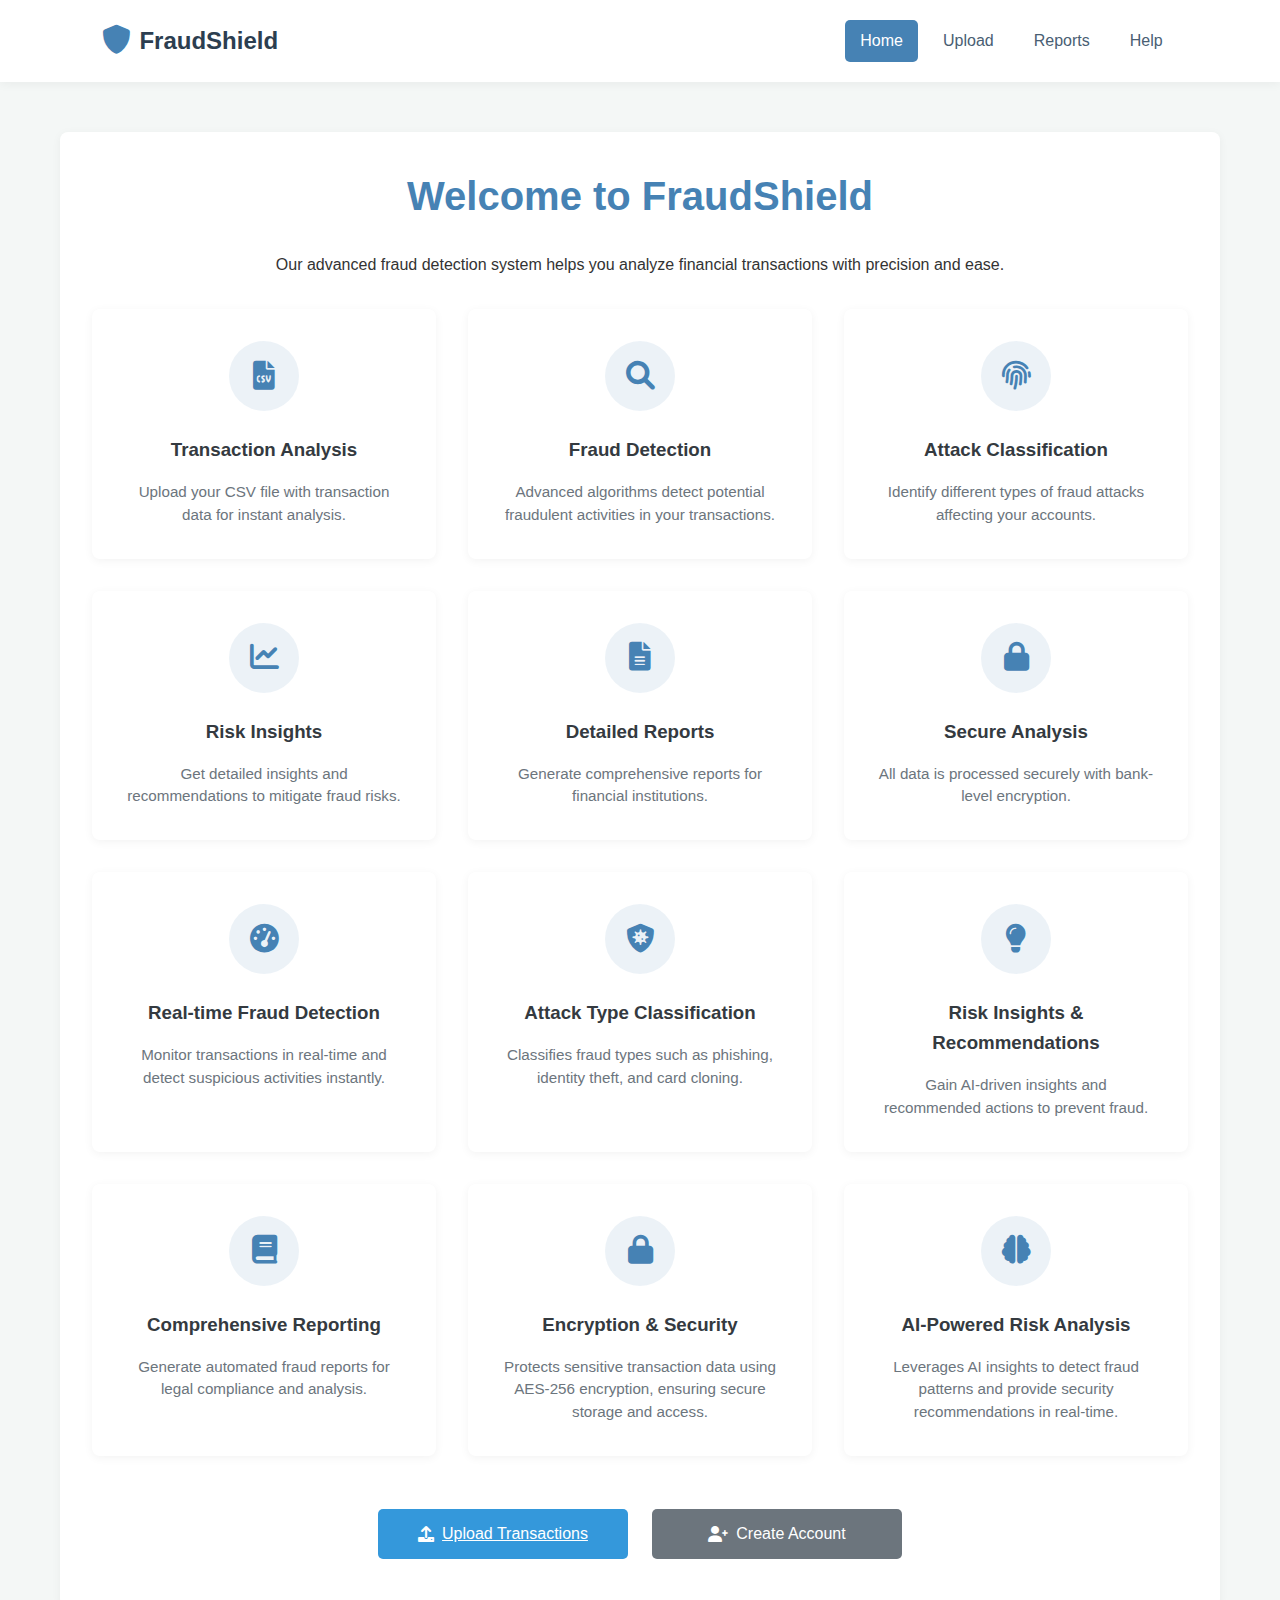
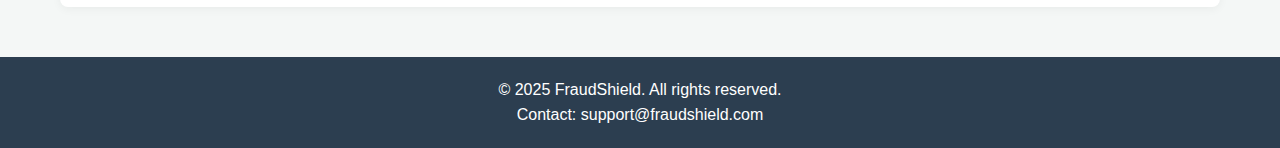
<file: index.html>
<!DOCTYPE html>
<html lang="en">
<head>
    <meta charset="UTF-8">
    <meta name="viewport" content="width=device-width, initial-scale=1.0">
    <title>FraudShield | Credit Card Fraud Detection</title>
    <link rel="stylesheet" href="https://cdnjs.cloudflare.com/ajax/libs/font-awesome/6.0.0/css/all.min.css">
    <link rel="stylesheet" href="styles.css">
</head>
<body>
    <nav class="main-nav">
        <div>
            <div class="nav-logo">
                <i class="fas fa-shield-alt"></i>
                <a href="index.html">FraudShield</a>
            </div>
            <div class="nav-buttons">
                <a href="index.html" class="nav-button active">Home</a>
                <a href="upload.html" class="nav-button">Upload</a>
                <a href="reports.html" class="nav-button">Reports</a>
                <a href="help.html" class="nav-button">Help</a>
            </div>
        </div>
    </nav>

    <div class="container">
        <section id="home">
            <h1>Welcome to FraudShield</h1>
            <p style="align-items: center; text-align: center; justify-content: center;">Our advanced fraud detection system helps you analyze financial transactions with precision and ease.</p>
            <div class="features-grid">
                <!-- Feature Cards -->
                <div class="feature-card">
                    <div class="feature-icon">
                        <i class="fas fa-file-csv"></i>
                    </div>
                    <h3>Transaction Analysis</h3>
                    <p>Upload your CSV file with transaction data for instant analysis.</p>
                </div>
                
                <div class="feature-card">
                    <div class="feature-icon">
                        <i class="fas fa-search"></i>
                    </div>
                    <h3>Fraud Detection</h3>
                    <p>Advanced algorithms detect potential fraudulent activities in your transactions.</p>
                </div>
                
                <div class="feature-card">
                    <div class="feature-icon">
                        <i class="fas fa-fingerprint"></i>
                    </div>
                    <h3>Attack Classification</h3>
                    <p>Identify different types of fraud attacks affecting your accounts.</p>
                </div>
                
                <div class="feature-card">
                    <div class="feature-icon">
                        <i class="fas fa-chart-line"></i>
                    </div>
                    <h3>Risk Insights</h3>
                    <p>Get detailed insights and recommendations to mitigate fraud risks.</p>
                </div>
                
                <div class="feature-card">
                    <div class="feature-icon">
                        <i class="fas fa-file-alt"></i>
                    </div>
                    <h3>Detailed Reports</h3>
                    <p>Generate comprehensive reports for financial institutions.</p>
                </div>
                
                <div class="feature-card">
                    <div class="feature-icon">
                        <i class="fas fa-lock"></i>
                    </div>
                    <h3>Secure Analysis</h3>
                    <p>All data is processed securely with bank-level encryption.</p>
                </div>

                <!-- Newly Added Advanced Features -->
                <div class="feature-card">
                    <div class="feature-icon">
                        <i class="fas fa-tachometer-alt"></i>
                    </div>
                    <h3>Real-time Fraud Detection</h3>
                    <p>Monitor transactions in real-time and detect suspicious activities instantly.</p>
                </div>

                <div class="feature-card">
                    <div class="feature-icon">
                        <i class="fas fa-shield-virus"></i>
                    </div>
                    <h3>Attack Type Classification</h3>
                    <p>Classifies fraud types such as phishing, identity theft, and card cloning.</p>
                </div>

                <div class="feature-card">
                    <div class="feature-icon">
                        <i class="fas fa-lightbulb"></i>
                    </div>
                    <h3>Risk Insights & Recommendations</h3>
                    <p>Gain AI-driven insights and recommended actions to prevent fraud.</p>
                </div>

                <div class="feature-card">
                    <div class="feature-icon">
                        <i class="fas fa-book"></i>
                    </div>
                    <h3>Comprehensive Reporting</h3>
                    <p>Generate automated fraud reports for legal compliance and analysis.</p>
                </div>
                <div class="feature-card">
                    <div class="feature-icon">
                        <i class="fas fa-lock"></i>
                    </div>
                    <h3>Encryption & Security</h3>
                    <p>Protects sensitive transaction data using AES-256 encryption, ensuring secure storage and access.</p>
                </div>
                
                <div class="feature-card">
                    <div class="feature-icon">
                        <i class="fas fa-brain"></i>
                    </div>
                    <h3>AI-Powered Risk Analysis</h3>
                    <p>Leverages AI insights to detect fraud patterns and provide security recommendations in real-time.</p>
                </div>
                
            </div>

            <div class="cta-container">
                <a href="upload.html" class="btn-primary">
                    <i class="fas fa-upload"></i> Upload Transactions
                </a>
                <a href="signup.html" class="btn-secondary">
                    <i class="fas fa-user-plus"></i> Create Account
                </a>
            </div>
        </section>
    </div>

    <footer>
        <p>&copy; 2025 FraudShield. All rights reserved.</p>
        <p>Contact: support@fraudshield.com</p>
    </footer>
    
    <script src="main.js"></script>
</body>
</html>
</file>
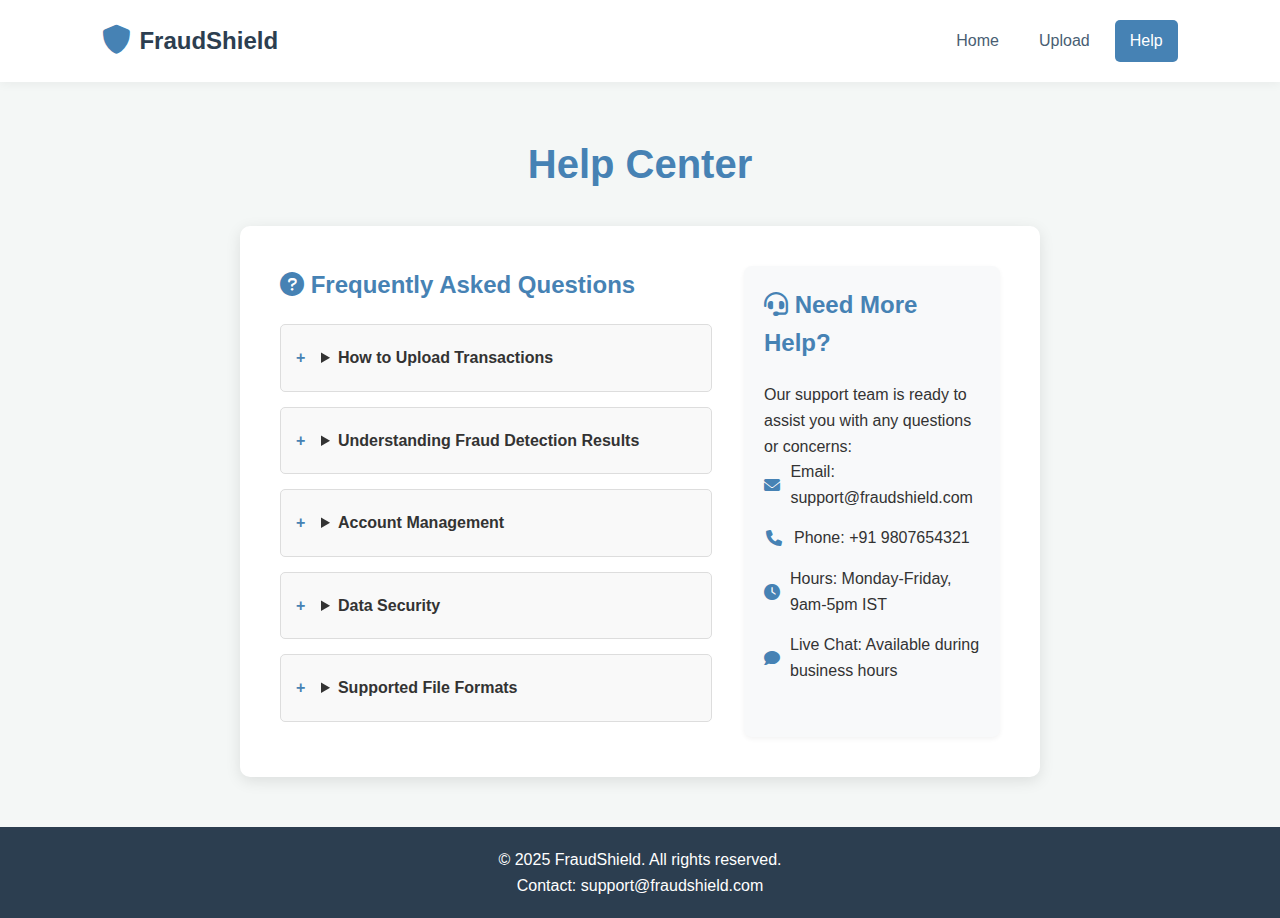
<file: help.html>
<!DOCTYPE html>
<html lang="en">
<head>
    <meta charset="UTF-8">
    <meta name="viewport" content="width=device-width, initial-scale=1.0">
    <title>FraudShield | Help Center</title>
    <link rel="stylesheet" href="https://cdnjs.cloudflare.com/ajax/libs/font-awesome/6.0.0/css/all.min.css">
    <link rel="stylesheet" href="styles.css">
</head>
<body>
    <nav class="main-nav">
        <div>
            <div class="nav-logo">
                <i class="fas fa-shield-alt"></i>
                <a href="index.html">FraudShield</a>
            </div>
            <div class="nav-buttons">
                <a href="index.html" class="nav-button">Home</a>
                <a href="upload.html" class="nav-button">Upload</a>
                <a href="help.html" class="nav-button active">Help</a>
            </div>
        </div>
    </nav>

    <div class="container">
        <section id="help">
            <h1>Help Center</h1>
            <div class="help-content">
                <div class="help-section">
                    <h2><i class="fas fa-question-circle"></i> Frequently Asked Questions</h2>
                    <details>
                        <summary>How to Upload Transactions</summary>
                        <p>Navigate to the Upload page, select your CSV file, and click 'Upload and Detect'. You'll need to be logged in to access the upload functionality.</p>
                    </details>
                    <details>
                        <summary>Understanding Fraud Detection Results</summary>
                        <p>Results include total transactions, fraudulent transactions, and an anomaly score for suspicious activities. Our algorithm flags transactions based on multiple factors including unusual amounts, locations, and spending patterns.</p>
                    </details>
                    <details>
                        <summary>Account Management</summary>
                        <p>Create an account to save and track your fraud detection history. All your uploaded files and analysis reports will be securely stored and accessible from your account dashboard.</p>
                    </details>
                    <details>
                        <summary>Data Security</summary>
                        <p>We take your data security seriously. All uploaded files are encrypted, and we never share your transaction data with third parties. Your financial information remains private and protected.</p>
                    </details>
                    <details>
                        <summary>Supported File Formats</summary>
                        <p>Currently, FraudShield supports CSV files only. Your file should contain transaction date, amount, and merchant information for best results. Maximum file size is 10MB.</p>
                    </details>
                </div>

                <div class="contact-section">
                    <h2><i class="fas fa-headset"></i> Need More Help?</h2>
                    <p>Our support team is ready to assist you with any questions or concerns:</p>
                    <ul>
                        <li><i class="fas fa-envelope"></i> Email: support@fraudshield.com</li>
                        <li><i class="fas fa-phone"></i> Phone: +91 9807654321</li>
                        <li><i class="fas fa-clock"></i> Hours: Monday-Friday, 9am-5pm IST</li>
                        <li><i class="fas fa-comment"></i> Live Chat: Available during business hours</li>
                    </ul>
                </div>
            </div>
        </section>
    </div>

    <footer>
        <p>&copy; 2025 FraudShield. All rights reserved.</p>
        <p>Contact: support@fraudshield.com</p>
    </footer>
    
    <script src="main.js"></script>
</body>
</html>
</file>
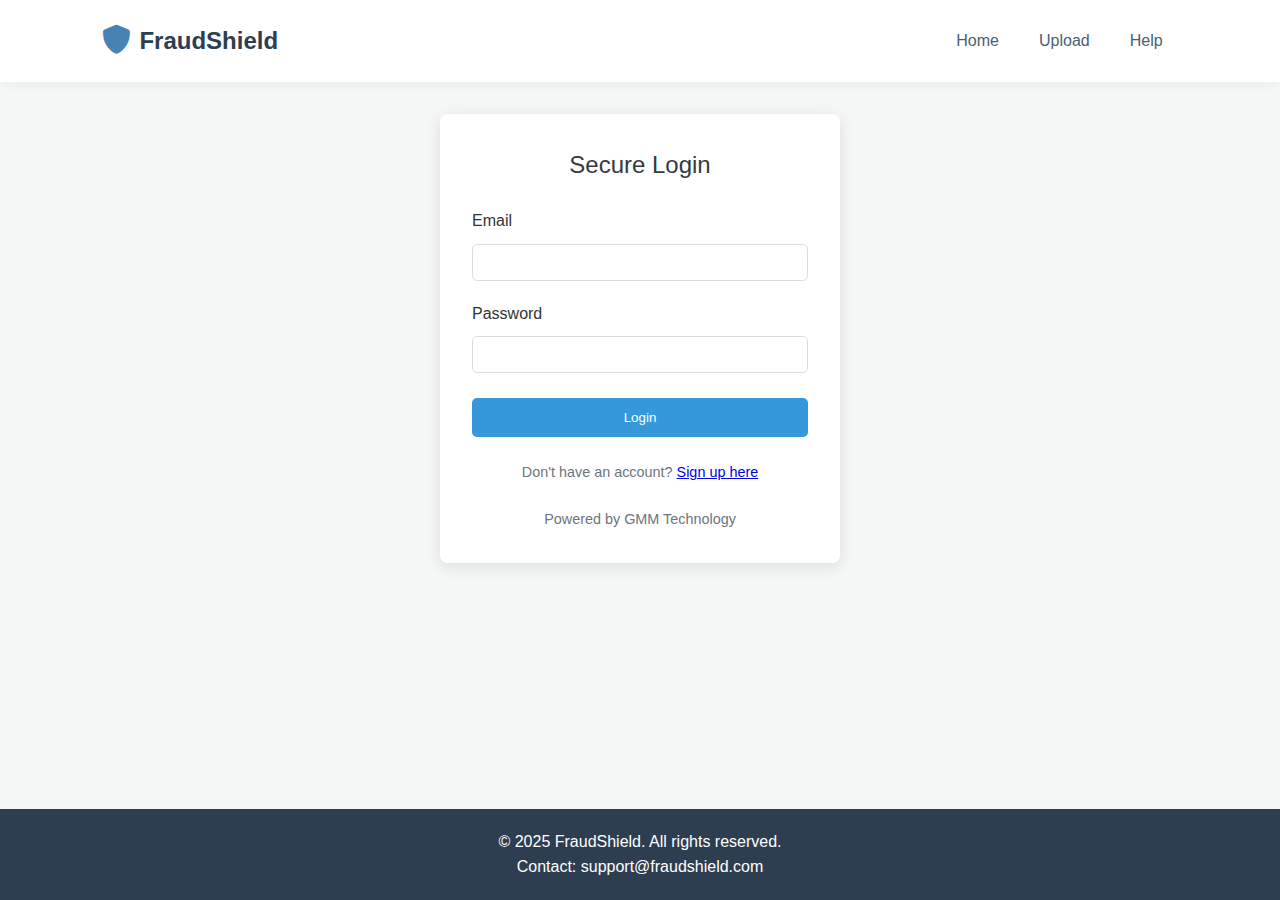
<file: login.html>
<!DOCTYPE html>
<html lang="en">
<head>
    <meta charset="UTF-8">
    <meta name="viewport" content="width=device-width, initial-scale=1.0">
    <title>FraudShield | Login</title>
    <link rel="stylesheet" href="https://cdnjs.cloudflare.com/ajax/libs/font-awesome/6.0.0/css/all.min.css">
    <link rel="stylesheet" href="styles.css">
</head>
<body>
    <nav class="main-nav">
        <div>
            <div class="nav-logo">
                <i class="fas fa-shield-alt"></i>
                <a href="index.html">FraudShield</a>
            </div>
            <div class="nav-buttons">
                <a href="index.html" class="nav-button">Home</a>
                <a href="upload.html" class="nav-button">Upload</a>
                <a href="help.html" class="nav-button">Help</a>
            </div>
        </div>
    </nav>

    <div class="auth-container">
        <div class="auth-card">
            <h2>Secure Login</h2>
            <form id="login-form">
                <div class="form-group">
                    <label for="email">Email</label>
                    <input type="email" id="email" required>
                </div>
                <div class="form-group">
                    <label for="password">Password</label>
                    <input type="password" id="password" required>
                </div>
                <button type="submit" class="btn-primary">Login</button>
            </form>
            
            <!-- OTP Verification Section (Initially Hidden) -->
            <div id="otp-container" style="display: none;">
                <h3>Two-Factor Authentication</h3>
                <p>A verification code has been sent to your email address. Please enter it below to complete login.</p>
                <form id="otp-form">
                    <div class="form-group">
                        <label for="otp-input">Enter OTP</label>
                        <input type="text" id="otp-input" placeholder="6-digit code" maxlength="6" required>
                    </div>
                    <button type="submit" class="btn-primary">Verify OTP</button>
                </form>
            </div>
            
            <p class="auth-footer">Don't have an account? <a href="signup.html">Sign up here</a></p>
            <p class="auth-footer">Powered by GMM Technology</p>
        </div>
    </div>
    
    <footer>
        <p>&copy; 2025 FraudShield. All rights reserved.</p>
        <p>Contact: support@fraudshield.com</p>
    </footer>
    
    <script src="main.js"></script>
</body>
</html>
</file>
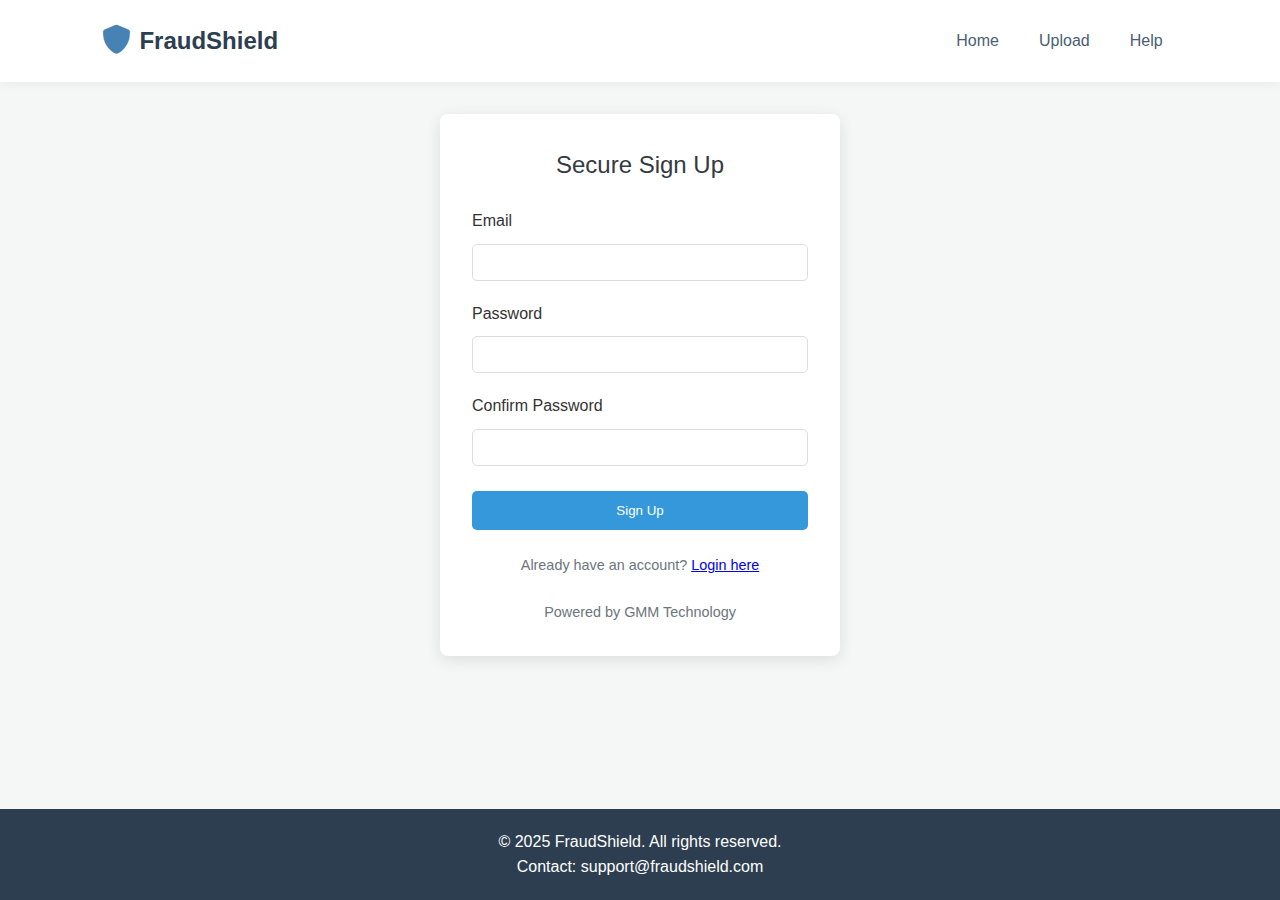
<file: signup.html>
<!DOCTYPE html>
<html lang="en">
<head>
    <meta charset="UTF-8">
    <meta name="viewport" content="width=device-width, initial-scale=1.0">
    <title>FraudShield | Sign Up</title>
    <link rel="stylesheet" href="https://cdnjs.cloudflare.com/ajax/libs/font-awesome/6.0.0/css/all.min.css">
    <link rel="stylesheet" href="styles.css">
</head>
<body>
    <nav class="main-nav">
        <div>
            <div class="nav-logo">
                <i class="fas fa-shield-alt"></i>
                <a href="index.html">FraudShield</a>
            </div>
            <div class="nav-buttons">
                <a href="index.html" class="nav-button">Home</a>
                <a href="upload.html" class="nav-button">Upload</a>
                <a href="help.html" class="nav-button">Help</a>
            </div>
        </div>
    </nav>

    <div class="auth-container">
        <div class="auth-card">
            <h2>Secure Sign Up</h2>
            <form id="signup-form">
                <div class="form-group">
                    <label for="email">Email</label>
                    <input type="email" id="email" required>
                </div>
                <div class="form-group">
                    <label for="password">Password</label>
                    <input type="password" id="password" required>
                </div>
                <div class="form-group">
                    <label for="confirm-password">Confirm Password</label>
                    <input type="password" id="confirm-password" required>
                </div>
                <button type="submit" class="btn-primary">Sign Up</button>
            </form>
            <p class="auth-footer">Already have an account? <a href="login.html">Login here</a></p>
            <p class="auth-footer">Powered by GMM Technology</p>
        </div>
    </div>
    
    <footer>
        <p>&copy; 2025 FraudShield. All rights reserved.</p>
        <p>Contact: support@fraudshield.com</p>
    </footer>
    
    <script src="main.js"></script>
</body>
</html>
</file>
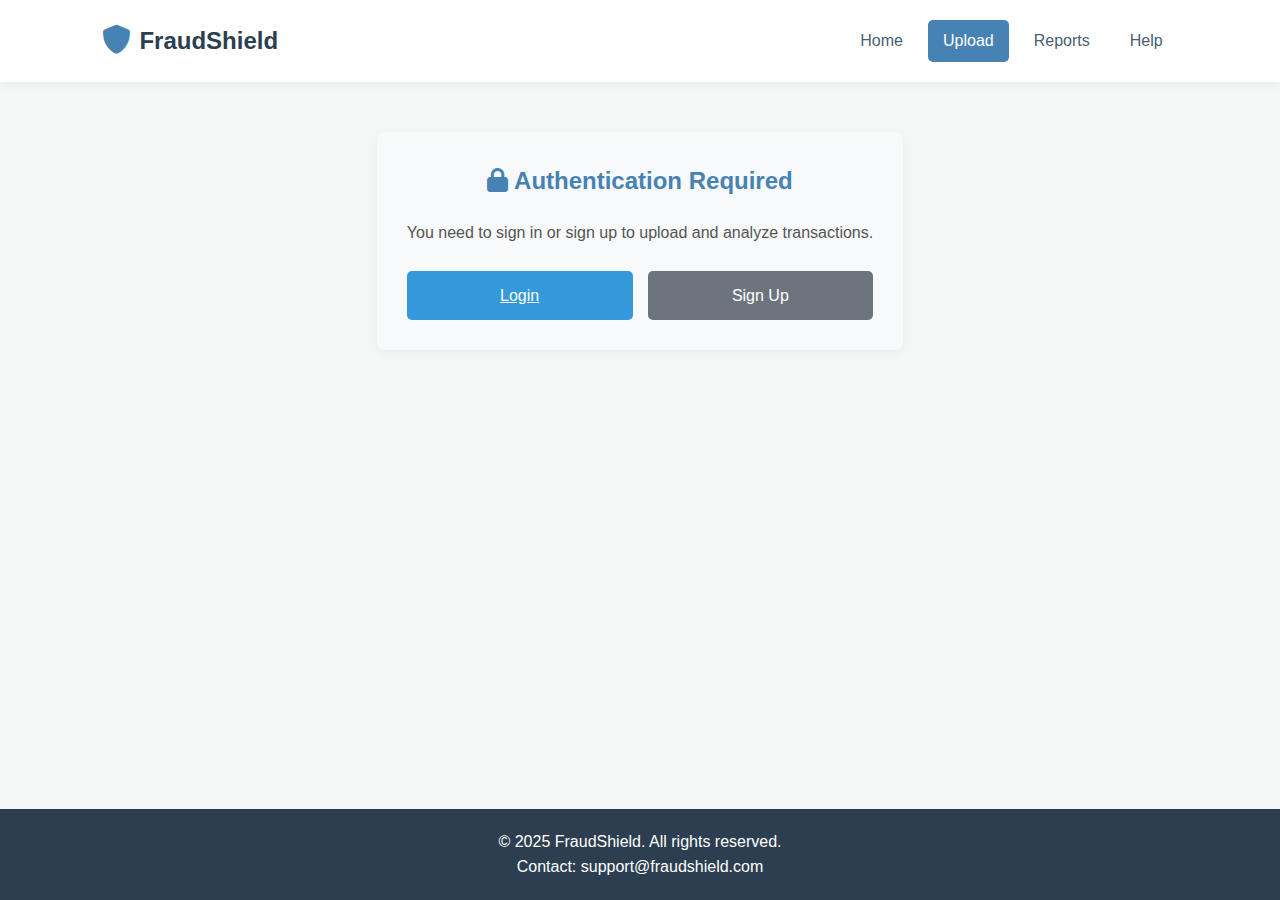
<file: upload.html>
<!DOCTYPE html>
<html lang="en">
<head>
    <meta charset="UTF-8">
    <meta name="viewport" content="width=device-width, initial-scale=1.0">
    <title>FraudShield | Upload Transactions</title>
    <link rel="stylesheet" href="https://cdnjs.cloudflare.com/ajax/libs/font-awesome/6.0.0/css/all.min.css">
    <link rel="stylesheet" href="styles.css">
</head>
<body>
    <nav class="main-nav">
        <div>
            <div class="nav-logo">
                <i class="fas fa-shield-alt"></i>
                <a href="index.html">FraudShield</a>
            </div>
            <div class="nav-buttons">
                <a href="index.html" class="nav-button">Home</a>
                <a href="upload.html" class="nav-button active">Upload</a>
                <a href="reports.html" class="nav-button">Reports</a>
                <a href="help.html" class="nav-button">Help</a>
            </div>
        </div>
    </nav>

    <div class="container">
        <section id="upload">
            <h1>Upload Transactions</h1>
            <div class="upload-container">
                <div class="introduction">
                    <p>Upload your transaction data for fraud detection analysis. Our system will scan your file and identify potential fraudulent activities.</p>
                    <p>Upload Guidelines:</p>
                    <ul>
                        <li>Only CSV files are supported</li>
                        <li>Maximum file size: 10MB</li>
                        <li>Ensure your file includes transaction date, amount, and merchant information</li>
                        <li>Remove any sensitive personal data before uploading</li>
                    </ul>
                </div>
                
                <form id="uploadForm">
                    <div class="form-group">
                        <label for="fileUpload">Upload CSV File</label>
                        <input type="file" id="fileUpload" accept=".csv" required>
                    </div>
                    
                    
                    
                    <div class="form-check">
                        <input type="checkbox" id="generateReport" checked>
                        <label for="generateReport">Generate detailed report after analysis</label>
                    </div>
                    
                    <button type="submit" class="btn-primary">
                        <i class="fas fa-search"></i> Upload & Detect Fraud
                    </button>
                </form>
                
                <div class="upload-progress hidden" id="uploadProgress">
                    <h3>Analyzing Transactions</h3>
                    <div class="progress-bar">
                        <div class="progress-fill" id="progressFill"></div>
                    </div>
                    <p id="progressText">Uploading file...</p>
                </div>
            </div>
            
            <!-- Analysis Results Section -->
            <div id="analysisResults" class="analysis-results hidden">
                <h2>Fraud Detection Results</h2>
                
                <div class="results-summary">
                    <div class="summary-card">
                        <div class="summary-icon">
                            <i class="fas fa-file-alt"></i>
                        </div>
                        <div class="summary-content">
                            <h3>Total Transactions</h3>
                            <p id="totalTransactions">0</p>
                        </div>
                    </div>
                    
                    <div class="summary-card">
                        <div class="summary-icon fraud">
                            <i class="fas fa-exclamation-triangle"></i>
                        </div>
                        <div class="summary-content">
                            <h3>Fraudulent</h3>
                            <p id="fraudCount">0</p>
                        </div>
                    </div>
                    
                    <div class="summary-card">
                        <div class="summary-icon legitimate">
                            <i class="fas fa-check-circle"></i>
                        </div>
                        <div class="summary-content">
                            <h3>Legitimate</h3>
                            <p id="legitimateCount">0</p>
                        </div>
                    </div>
                    
                    <div class="summary-card">
                        <div class="summary-icon">
                            <i class="fas fa-percentage"></i>
                        </div>
                        <div class="summary-content">
                            <h3>Fraud Rate</h3>
                            <p id="fraudPercentage">0%</p>
                        </div>
                    </div>
                </div>
                
                <div class="tabs">
                    <button class="tab-button active" data-tab="fraudulent-tab">Fraudulent Transactions</button>
                    <button class="tab-button" data-tab="all-tab">All Transactions</button>
                    <button class="tab-button" data-tab="prevention-tab">Prevention Methods</button>
                </div>
                
                <div id="fraudulent-tab" class="tab-content active">
                    <div class="search-filter">
                        <input type="text" id="fraudSearchInput" placeholder="Search fraudulent transactions...">
                    </div>
                    <div id="fraudulentTransactions" class="transactions-list">
                        <!-- Fraudulent transactions will be loaded here -->
                        <div class="empty-state">
                            <i class="fas fa-search"></i>
                            <p>No fraudulent transactions detected.</p>
                        </div>
                    </div>
                </div>
                <!-- File upload form -->
<form id="upload-form" enctype="multipart/form-data">
    <input type="file" id="csv-file" accept=".csv" required>
    <button type="submit">Analyze Transactions</button>
</form>

<!-- Loading indicator -->
<div id="loading-indicator" style="display: none;">
    <p>Processing data...</p>
</div>

<!-- Results container -->
<div id="results-container" style="display: none;">
    <h2>Fraud Detection Results</h2>
    <div id="fraud-summary"></div>
    <div id="fraud-details"></div>
    <div id="prevention-tips"></div>
</div>
                <div id="all-tab" class="tab-content">
                    <div class="search-filter">
                        <input type="text" id="allSearchInput" placeholder="Search all transactions...">
                    </div>
                    <div id="allTransactions" class="transactions-list">
                        <!-- All transactions will be loaded here -->
                        <div class="empty-state">
                            <i class="fas fa-search"></i>
                            <p>No transactions available.</p>
                        </div>
                    </div>
                </div>
                
                <div id="prevention-tab" class="tab-content">
                    <div id="preventionMethods" class="prevention-methods">
                        <!-- Prevention methods will be loaded here -->
                        <div class="empty-state">
                            <i class="fas fa-shield-alt"></i>
                            <p>Prevention methods will appear here after analysis.</p>
                        </div>
                    </div>
                </div>
                
                <div class="action-buttons">
                    <button id="downloadReportBtn" class="btn-secondary">
                        <i class="fas fa-download"></i> Download Report
                    </button>
                    <button id="newAnalysisBtn" class="btn-primary">
                        <i class="fas fa-plus"></i> New Analysis
                    </button>
                </div>
            </div>
        </section>
    </div>

    <footer>
        <p>&copy; 2025 FraudShield. All rights reserved.</p>
        <p>Contact: support@fraudshield.com</p>
    </footer>
    
    <script src="main.js"></script>
    <script src="upload_handler.js"></script>
</body>
</html>
</file>
<file: styles.css>
* {
  margin: 0;
  padding: 0;
  box-sizing: border-box;
}

:root {
  --primary-color: #4682B4; /* Steel blue from original */
  --success-color: #28a745;
  --warning-color: #ffc107;
  --danger-color: #dc3545;
  --dark-color: #343a40;
  --light-color: #f8f9fa;
  --gray-color: #6c757d;
  --body-bg: #f5f8fa;
}

body {
  font-family: 'Arial', sans-serif;
  line-height: 1.6;
  background-color: #f4f7f6;
  color: #333;
  display: flex;
  flex-direction: column;
  min-height: 100vh;
}

/* Login page specific styles */
body.login-page {
  background: linear-gradient(135deg, #2196F3, #0D47A1);
  height: 100vh;
  display: flex;
  justify-content: center;
  align-items: center;
}

.login-container {
  display: flex;
  justify-content: center;
  align-items: center;
  width: 100%;
  max-width: 400px;
}

.login-card {
  background-color: white;
  border-radius: 8px;
  padding: 40px;
  width: 100%;
  box-shadow: 0 4px 15px rgba(0,0,0,0.1);
  text-align: center;
}

/* Navigation */
.main-nav {
  display: flex;
  justify-content: center;
  align-items: center;
  padding: 20px 8%;
  background-color: #ffffff;
  box-shadow: 0 2px 10px rgba(0,0,0,0.05);
}

.main-nav > div {
  display: flex;
  justify-content: space-between;
  align-items: center;
  width: 100%;
  max-width: 1200px;  
}

.nav-logo {
  display: flex;
  align-items: center;
}

.nav-logo i {
  font-size: 1.8rem;
  color: var(--primary-color);
  margin-right: 0.5rem;
}

.nav-logo a {
  font-size: 1.5rem;
  font-weight: bold;
  color: #2c3e50;
  text-decoration: none;
}

.nav-buttons {
  display: flex;
  gap: 10px;
}

.nav-button {
  text-decoration: none;
  color: #495e73;
  font-weight: 500;
  transition: all 0.3s ease;
  padding: 8px 15px;
  border-radius: 5px;
}

.nav-button:hover {
  color: white;
  background-color: var(--primary-color);
}

.nav-button.active {
  color: white;
  background-color: var(--primary-color);
}

/* Container */
.container {
  display: flex;
  flex-direction: column;
  align-items: center;
  width: 100%;
  max-width: 1200px;
  margin: 50px auto;
  padding: 0 20px;
  flex-grow: 1;
}

/* Home section */
#home {
  background-color: white;
  border-radius: 8px;
  padding: 2rem;
  box-shadow: 0 2px 10px rgba(0,0,0,0.05);
  width: 100%;
}

#home h1 {
  color: var(--primary-color);
  margin-bottom: 1.5rem;
  text-align: center;
}

/* Centered Content Styles */
h1 {
  color: var(--primary-color);
  margin-bottom: 30px;
  text-align: center;
  font-size: 2.5rem;
  width: 100%;
}


/* Two column layout */
.two-column {
  display: flex;
  gap: 2rem;
}

.column {
  flex: 1;
}


/* Features Grid Layout */
.features-grid {
  display: grid;
  grid-template-columns: repeat(3, 1fr);
  gap: 2rem;
  margin: 2rem 0;
}

/* Feature Card Styling */
.feature-card {
  background-color: white;
  border-radius: 8px;
  padding: 2rem;
  box-shadow: 0 2px 10px rgba(0,0,0,0.05);
  transition: transform 0.3s ease, box-shadow 0.3s ease;
  display: flex;
  flex-direction: column;
  align-items: center;
  text-align: center;
}

.feature-card:hover {
  transform: translateY(-5px);
  box-shadow: 0 5px 15px rgba(0,0,0,0.1);
}

.feature-icon {
  background-color: rgba(70, 130, 180, 0.1);
  color: var(--primary-color);
  width: 70px;
  height: 70px;
  border-radius: 50%;
  display: flex;
  justify-content: center;
  align-items: center;
  margin-bottom: 1.5rem;
}

.feature-icon i {
  font-size: 1.8rem;
}

.feature-card h3 {
  color: var(--dark-color);
  margin-bottom: 1rem;
}

.feature-card p {
  color: var(--gray-color);
  font-size: 0.95rem;
  line-height: 1.5;
}

/* Call to Action Container */
.cta-container {
  display: flex;
  justify-content: center;
  gap: 1.5rem;
  margin: 3rem 0 1rem;
}

.cta-container .btn-primary,
.cta-container .btn-secondary {
  max-width: 250px;
  display: flex;
  justify-content: center;
  align-items: center;
  gap: 0.5rem;
  font-weight: 500;
}

/* Introduction styling enhancement */
.introduction {
  text-align: center;
  margin-bottom: 3rem;
}

.introduction p {
  max-width: 800px;
  margin-left: auto;
  margin-right: auto;
}

.introduction ul {
  display: flex;
  flex-wrap: wrap;
  justify-content: center;
  gap: 1rem 2rem;
  margin: 1.5rem 0;
}

.introduction ul li {
  display: inline-flex;
  align-items: center;
}

.introduction ul li::before {
  margin-right: 0.5rem;
}

/* Responsive adjustments for the features grid */
@media (max-width: 992px) {
  .features-grid {
    grid-template-columns: repeat(2, 1fr);
  }
}

@media (max-width: 768px) {
  .features-grid {
    grid-template-columns: 1fr;
    gap: 1.5rem;
  }
  
  .cta-container {
    flex-direction: column;
    align-items: center;
  }
  
  .cta-container .btn-primary,
  .cta-container .btn-secondary {
    width: 100%;
    max-width: 100%;
  }
  
  .introduction ul {
    flex-direction: column;
    align-items: center;
  }
  
  .introduction ul li {
    text-align: left;
    width: 100%;
    max-width: 250px;
  }
}

/* Login/Signup Card */
.auth-container {
  display: flex;
  justify-content: center;
  align-items: center;
  padding: 2rem;
}

.auth-card {
  background-color: white;
  border-radius: 8px;
  box-shadow: 0 4px 15px rgba(0,0,0,0.1);
  padding: 2rem;
  width: 100%;
  max-width: 400px;
}

.auth-logo {
  display: flex;
  align-items: center;
  justify-content: center;
  margin-bottom: 1.5rem;
}

.auth-logo i {
  font-size: 2rem;
  color: #2196F3;
  margin-right: 0.5rem;
}

.auth-logo h1 {
  font-size: 1.8rem;
  color: var(--dark-color);
  margin-bottom: 0;
}

.auth-card h2, .login-card h2 {
  text-align: center;
  margin-bottom: 1.5rem;
  color: var(--dark-color);
  font-weight: 500;
  font-size: 24px;
}

.auth-card h3 {
  text-align: center;
  margin: 1.5rem 0;
  color: var(--primary-color);
  font-weight: 500;
  font-size: 20px;
}

.auth-footer {
  text-align: center;
  margin-top: 1.5rem;
  font-size: 0.9rem;
  color: var(--gray-color);
}

/* Styling for password strength indicator */
.password-strength {
  font-size: 14px;
  font-weight: bold;
  margin-top: 5px;
}

/* Styling for password match indicator */
.password-match {
  font-size: 14px;
  font-weight: bold;
  margin-top: 5px;
}

/* Alert message styles */
.alert-message {
  padding: 10px;
  border-radius: 5px;
  text-align: center;
  margin-bottom: 10px;
  font-weight: bold;
}

.alert-message.success {
  background-color: #d4edda;
  color: #155724;
  border: 1px solid #c3e6cb;
}

.alert-message.error {
  background-color: #f8d7da;
  color: #721c24;
  border: 1px solid #f5c6cb;
}

/* OTP Container Styles */
#otp-container {
  margin-top: 20px;
  border-top: 1px solid #eee;
  padding-top: 20px;
}

#otp-container p {
  text-align: center;
  margin-bottom: 15px;
  color: var(--gray-color);
}

/* Upload Form Styles */
.form-container, .upload-container, .help-content {
  width: 100%;
  max-width: 800px;
  background-color: white;
  padding: 40px;
  border-radius: 10px;
  box-shadow: 0 4px 15px rgba(0,0,0,0.1);
}

.upload-container {
  display: flex;
  flex-direction: column;
  align-items: center;
  justify-content: center;
  margin: 0 auto;
}

form {
  display: flex;
  flex-direction: column;
  align-items: center;
  width: 100%;
}

.form-group, .upload-container {
  width: 100%;
  margin-bottom: 20px;
}

.form-group label {
  display: block;
  margin-bottom: 10px;
  text-align: left;
}

.form-group input, #fileUpload {
  width: 100%;
  padding: 10px;
  border: 1px solid #ddd;
  border-radius: 5px;
  text-align: left;
}

.btn-primary {
  background-color: #3498db;
  color: white;
  border: none;
  padding: 12px 24px;
  border-radius: 5px;
  cursor: pointer;
  transition: background-color 0.3s ease;
  margin-top: 5px;
  width: 100%;
}

.btn-primary:hover {
  background-color: #2980b9;
}

/* Apply the same width, padding, and display properties to both buttons */
.btn-secondary {
  background-color: var(--gray-color);
  color: white;
  border: none;
  padding: 12px 24px; /* Ensure equal padding */
  border-radius: 5px;
  cursor: pointer;
  transition: background-color 0.3s ease;
  text-decoration: none;
  text-align: center;
  margin-top: 5px;
  display: inline-block;
  width: 100%; /* Make both buttons full width or set a fixed width */
}

/* Optional: hover effect for both buttons */
.btn-secondary:hover {
  background-color: #5a6268;
}

.form-footer, .file-help {
  margin-top: 15px;
  text-align: center;
  color: #666;
}

/* Alert styles */
.alert-message {
  padding: 10px;
  margin-bottom: 15px;
  border-radius: 5px;
  text-align: center;
  display: none;
}

.alert-message.success {
  background-color: var(--success-color);
  color: white;
}

.alert-message.error {
  background-color: var(--danger-color);
  color: white;
}

/* Form check styling */
.form-check {
  display: flex;
  align-items: center;
  width: 100%;
  margin-bottom: 20px;
  text-align: left;
}

.form-check input[type="checkbox"] {
  width: auto;
  margin-right: 10px;
}

.form-check label {
  margin-bottom: 0;
}

/* Upload progress styling */
.upload-progress {
  width: 100%;
  text-align: center;
  padding: 20px;
  background-color: #f8f9fa;
  border-radius: 8px;
  margin-top: 20px;
}

.upload-progress h3 {
  color: var(--primary-color);
  margin-bottom: 15px;
}

.progress-bar {
  width: 100%;
  height: 20px;
  background-color: #e9ecef;
  border-radius: 10px;
  overflow: hidden;
  margin-bottom: 10px;
}

.progress-fill {
  height: 100%;
  background-color: var(--primary-color);
  width: 0;
  transition: width 0.5s ease;
}

/* Hidden class styling */
.hidden {
  display: none;
}

/* Select styling - ensuring consistency */
select {
  width: 100%;
  padding: 10px;
  border: 1px solid #ddd;
  border-radius: 5px;
  background-color: white;
}

/* Additional enhancement for the file input */
input[type="file"] {
  padding: 8px;
  border: 1px solid #ddd;
  border-radius: 5px;
  background-color: white;
}

/* Ensure consistent styling for progress text */
#progressText {
  color: var(--gray-color);
  font-size: 0.9rem;
}

/* Help Section Styles */
.help-content {
  display: flex;
  flex-wrap: wrap;
  gap: 2rem;
}

.help-section {
  flex: 2;
  min-width: 300px;
}

.contact-section {
  flex: 1;
  min-width: 250px;
  background-color: #f8f9fa;
  padding: 20px;
  border-radius: 8px;
  box-shadow: 0 2px 5px rgba(0,0,0,0.05);
}

.help-section h2, .contact-section h2 {
  color: var(--primary-color);
  margin-bottom: 20px;
  font-size: 1.5rem;
}

details {
  background-color: #f9f9f9;
  border: 1px solid #ddd;
  border-radius: 5px;
  margin-bottom: 15px;
  padding: 15px;
  transition: all 0.3s ease;
}

details:hover {
  box-shadow: 0 2px 8px rgba(0,0,0,0.1);
}

details summary {
  cursor: pointer;
  font-weight: bold;
  outline: none;
  padding: 5px 0;
  position: relative;
  padding-left: 25px;
}

details summary::before {
  content: "+";
  position: absolute;
  left: 0;
  color: var(--primary-color);
  font-weight: bold;
  transition: transform 0.3s ease;
}

details[open] summary::before {
  content: "-";
}

details p {
  margin-top: 10px;
  padding-left: 25px;
}

.contact-section ul {
  list-style-type: none;
  padding: 0;
}

.contact-section ul li {
  display: flex;
  align-items: center;
  margin-bottom: 15px;
}

.contact-section ul li i {
  color: var(--primary-color);
  margin-right: 10px;
  width: 20px;
  text-align: center;
}

/* Authentication Required Message */
.auth-required {
  text-align: center;
  background-color: #f8f9fa;
  padding: 30px;
  border-radius: 8px;
  box-shadow: 0 2px 10px rgba(0,0,0,0.05);
  max-width: 600px;
  margin: 0 auto;
}

.auth-required h2 {
  color: var(--primary-color);
  margin-bottom: 20px;
}

.auth-required p {
  margin-bottom: 20px;
  color: #555;
}

.auth-buttons {
  display: flex;
  justify-content: center;
  gap: 15px;
  margin-top: 20px;
}

/* Footer */
footer {
  background-color: #2c3e50;
  color: white;
  text-align: center;
  padding: 20px;
  margin-top: auto;
  width: 100%;
}


/* Logout button styles */
.logout-button {
  background-color: #f8f9fa;
  border: 1px solid #ddd;
  color: #dc3545;
  transition: all 0.3s ease;
}

.logout-button:hover {
  background-color: #dc3545;
  color: white;
  border-color: #dc3545;
}

/* Alert styles for homepage */
.container .alert-message {
  max-width: 800px;
  margin: 0 auto 20px auto;
}

/* Responsive Adjustments */
@media (max-width: 768px) {
  .main-nav {
    padding: 20px;
  }

  .main-nav > div {
    flex-direction: column;
  }

  .nav-buttons {
    flex-direction: column;
    align-items: center;
    margin-top: 20px;
    gap: 15px;
  }

  .form-container, .upload-container, .help-content {
    padding: 20px;
    width: 90%;
  }

  h1 {
    font-size: 2rem;
  }
  
  .two-column {
    flex-direction: column;
  }
  
  .login-card {
    width: 90%;
    padding: 30px;
  }
  
  .help-content {
    flex-direction: column;
  }
  
  .auth-buttons {
    flex-direction: column;
    width: 100%;
  }
}

/* Adding to existing CSS styles */

/* Reports Page Specific Styles */
#reports {
  width: 100%;
}

/* Filters Container */
.filters-container {
  background-color: white;
  padding: 20px;
  border-radius: 8px;
  box-shadow: 0 2px 10px rgba(0,0,0,0.05);
  margin-bottom: 20px;
  display: flex;
  flex-wrap: wrap;
  gap: 15px;
  align-items: flex-end;
}

.filter-group {
  display: flex;
  flex-direction: column;
  min-width: 150px;
  flex: 1;
}

.filter-group label {
  margin-bottom: 8px;
  font-weight: 500;
}

.filter-group select, .filter-group input {
  padding: 8px;
  border: 1px solid #ddd;
  border-radius: 5px;
}

#custom-date-range {
  display: flex;
  gap: 15px;
  width: 100%;
}

#custom-date-range.hidden {
  display: none;
}

/* Reports Table */
.reports-container {
  background-color: white;
  border-radius: 8px;
  padding: 20px;
  box-shadow: 0 2px 10px rgba(0,0,0,0.05);
  margin-bottom: 20px;
}

.table-container {
  overflow-x: auto;
  width: 100%;
}

#reports-table {
  width: 100%;
  border-collapse: collapse;
}

#reports-table th, #reports-table td {
  padding: 12px;
  text-align: left;
  border-bottom: 1px solid #eee;
}

#reports-table th {
  background-color: #f8f9fa;
  font-weight: 600;
}

#reports-table tr:hover {
  background-color: #f5f8fa;
}

/* Risk Level Styling */
tr.high-risk td:nth-child(5) {
  color: var(--danger-color);
  font-weight: bold;
}

tr.medium-risk td:nth-child(5) {
  color: var(--warning-color);
  font-weight: bold;
}

tr.low-risk td:nth-child(5) {
  color: var(--success-color);
  font-weight: bold;
}

/* Action Buttons */
.action-btn {
  background: none;
  border: none;
  cursor: pointer;
  font-size: 1rem;
  padding: 5px;
  margin-right: 5px;
  border-radius: 4px;
  transition: background-color 0.2s;
}

.view-report-btn {
  color: var(--primary-color);
}

.download-report-btn {
  color: var(--success-color);
}

.delete-report-btn {
  color: var(--danger-color);
}

.action-btn:hover {
  background-color: rgba(0,0,0,0.05);
}

/* Pagination */
.pagination {
  display: flex;
  justify-content: center;
  align-items: center;
  gap: 20px;
  margin-top: 20px;
}

.pagination-button {
  background-color: white;
  border: 1px solid #ddd;
  padding: 8px 15px;
  border-radius: 5px;
  cursor: pointer;
  transition: all 0.3s ease;
  display: flex;
  align-items: center;
  gap: 5px;
}

.pagination-button:hover:not(:disabled) {
  background-color: var(--primary-color);
  color: white;
  border-color: var(--primary-color);
}

.pagination-button:disabled {
  opacity: 0.5;
  cursor: not-allowed;
}

#page-indicator {
  font-weight: 500;
}

/* No Data Message */
.no-data {
  text-align: center;
  padding: 30px;
  color: var(--gray-color);
}

/* Modal Styles */
.modal {
  position: fixed;
  top: 0;
  left: 0;
  width: 100%;
  height: 100%;
  background-color: rgba(0,0,0,0.5);
  display: flex;
  justify-content: center;
  align-items: center;
  opacity: 0;
  visibility: hidden;
  transition: opacity 0.3s, visibility 0.3s;
  z-index: 1000;
}

.modal.show {
  opacity: 1;
  visibility: visible;
}

.modal-content {
  background-color: white;
  border-radius: 8px;
  width: 90%;
  max-width: 600px;
  max-height: 90vh;
  overflow-y: auto;
  box-shadow: 0 4px 20px rgba(0,0,0,0.2);
  animation: modalSlideIn 0.3s forwards;
}

@keyframes modalSlideIn {
  from {
    transform: translateY(-50px);
    opacity: 0;
  }
  to {
    transform: translateY(0);
    opacity: 1;
  }
}

.modal-header {
  display: flex;
  justify-content: space-between;
  align-items: center;
  padding: 15px 20px;
  border-bottom: 1px solid #eee;
}

.modal-header h2 {
  margin: 0;
  color: var(--dark-color);
}

.close-modal {
  background: none;
  border: none;
  font-size: 1.5rem;
  cursor: pointer;
  color: var(--gray-color);
  transition: color 0.2s;
}

.close-modal:hover {
  color: var(--danger-color);
}

.modal-body {
  padding: 20px;
}

.modal-footer {
  display: flex;
  justify-content: flex-end;
  gap: 10px;
  padding: 15px 20px;
  border-top: 1px solid #eee;
}

/* Report Preview Styles */
.report-preview {
  padding: 15px;
}

.report-header {
  margin-bottom: 20px;
  text-align: center;
}

.report-header h3 {
  color: var(--primary-color);
  margin-bottom: 5px;
}

.report-section {
  margin-bottom: 20px;
  padding-bottom: 15px;
  border-bottom: 1px solid #eee;
}

.report-section:last-child {
  border-bottom: none;
}

.report-section h4 {
  color: var(--dark-color);
  margin-bottom: 10px;
}

.report-section ul {
  list-style-type: none;
  padding-left: 0;
}

.report-section ul li {
  margin-bottom: 8px;
  position: relative;
  padding-left: 20px;
}

.report-section ul li:before {
  content: "•";
  color: var(--primary-color);
  position: absolute;
  left: 0;
}

/* Risk Level Styling in Modal */
.risk-level {
  font-weight: bold;
  padding: 3px 8px;
  border-radius: 3px;
}

.risk-level.high {
  background-color: rgba(220, 53, 69, 0.1);
  color: var(--danger-color);
}

.risk-level.medium {
  background-color: rgba(255, 193, 7, 0.1);
  color: var(--warning-color);
}

.risk-level.low {
  background-color: rgba(40, 167, 69, 0.1);
  color: var(--success-color);
}

/* Notification Styles */
.notification {
  position: fixed;
  bottom: 20px;
  right: 20px;
  background-color: white;
  border-radius: 8px;
  box-shadow: 0 4px 15px rgba(0,0,0,0.1);
  padding: 15px 20px;
  transform: translateY(100px);
  opacity: 0;
  transition: transform 0.3s, opacity 0.3s;
  z-index: 1001;
  min-width: 250px;
  max-width: 350px;
}

.notification.show {
  transform: translateY(0);
  opacity: 1;
}

.notification-content {
  display: flex;
  align-items: center;
  gap: 10px;
}

.notification.success {
  border-left: 4px solid var(--success-color);
}

.notification.error {
  border-left: 4px solid var(--danger-color);
}

.notification.info {
  border-left: 4px solid var(--primary-color);
}

.notification i {
  font-size: 1.2rem;
}

.notification.success i {
  color: var(--success-color);
}

.notification.error i {
  color: var(--danger-color);
}

.notification.info i {
  color: var(--primary-color);
}

/* Danger Button */
.btn-danger {
  background-color: var(--danger-color);
  color: white;
  border: none;
  padding: 12px 24px;
  border-radius: 5px;
  cursor: pointer;
  transition: background-color 0.3s ease;
}

.btn-danger:hover {
  background-color: #c82333;
}

/* Responsive Adjustments */
@media (max-width: 768px) {
  .filters-container {
    flex-direction: column;
    align-items: stretch;
  }
  
  #custom-date-range {
    flex-direction: column;
  }
  
  .modal-content {
    width: 95%;
  }
  
  .pagination {
    flex-direction: column;
    gap: 10px;
  }
}
</file>
